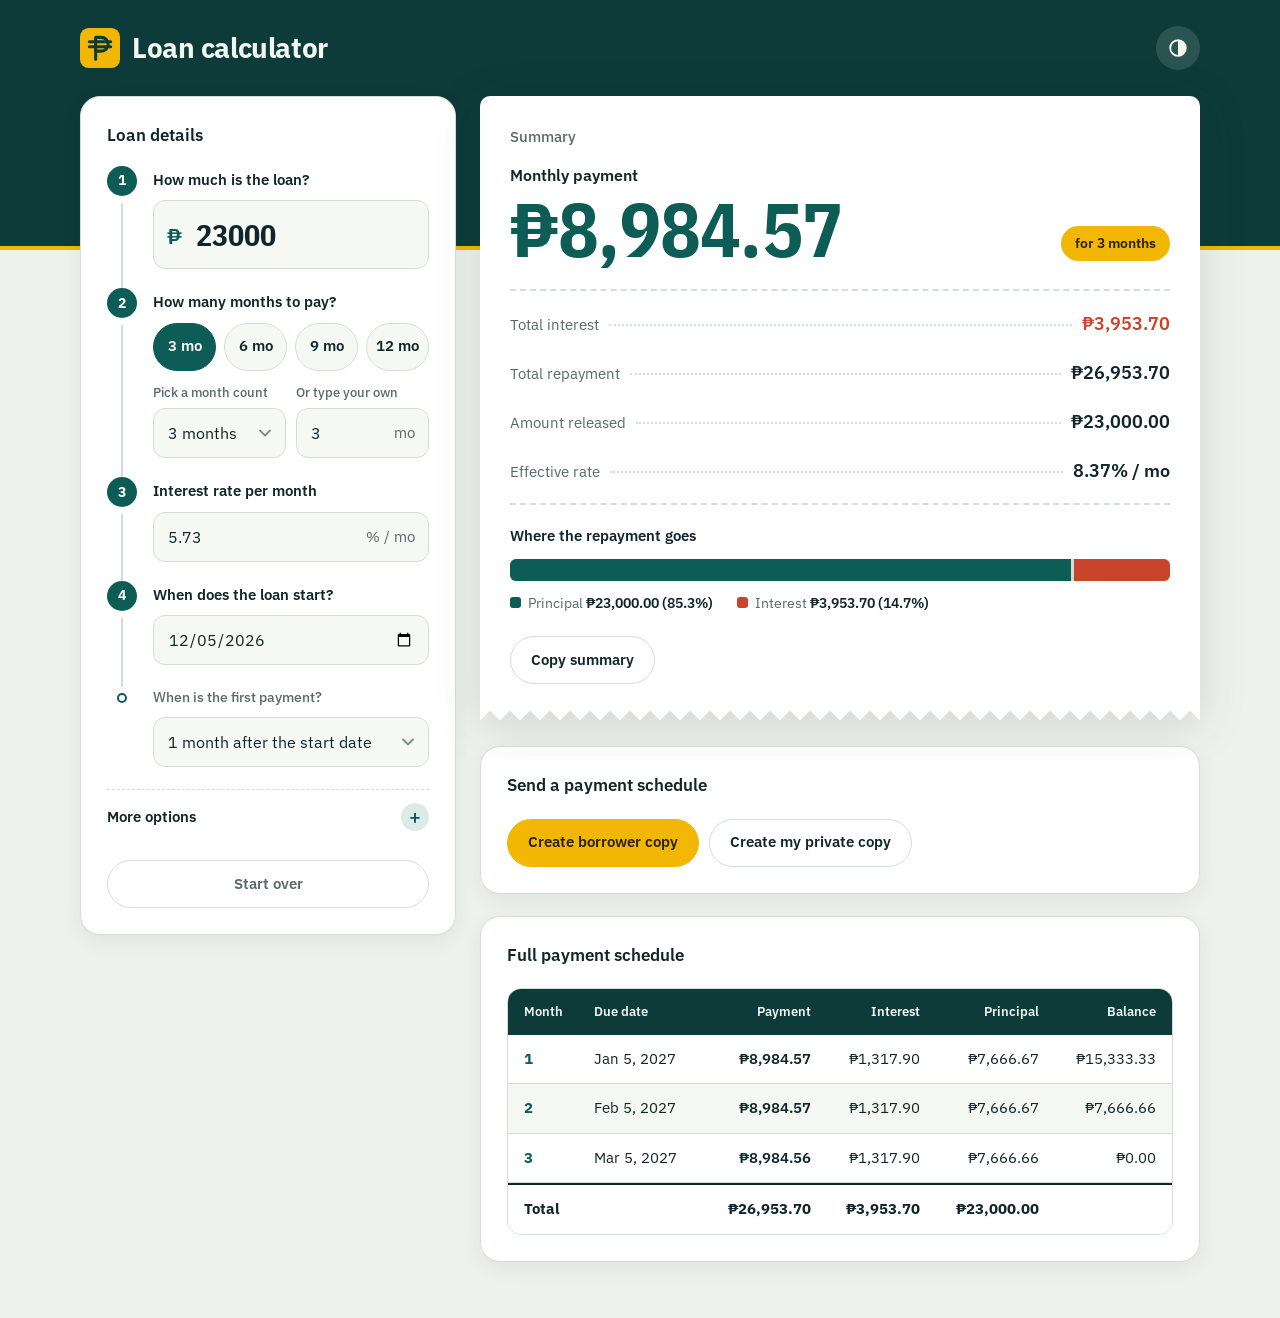
<file: index.html>
<!DOCTYPE html>
<html lang="en">
<head>
<meta charset="UTF-8"> 
<meta name="viewport" content="width=device-width, initial-scale=1, viewport-fit=cover">
<title>Loan calculator</title>
<meta name="description" content="Work out monthly payments, interest and a full payment schedule.">
<meta name="theme-color" content="#0d3b3a" media="(prefers-color-scheme: light)">
<meta name="theme-color" content="#0a2c2a" media="(prefers-color-scheme: dark)">
<link rel="icon" type="image/svg+xml" href="data:image/svg+xml,%3Csvg xmlns='http://www.w3.org/2000/svg' viewBox='0 0 64 64'%3E%3Crect width='64' height='64' rx='14' fill='%230d3b3a'/%3E%3Cg fill='none' stroke='%23f2b705' stroke-width='5' stroke-linecap='round' stroke-linejoin='round'%3E%3Cpath d='M25 50V15h9a11 11 0 0 1 0 22h-9'/%3E%3Cpath d='M15 22h34M15 30h34'/%3E%3C/g%3E%3C/svg%3E">
<link rel="preconnect" href="https://fonts.googleapis.com">
<link rel="preconnect" href="https://fonts.gstatic.com" crossorigin>
<link href="https://fonts.googleapis.com/css2?family=IBM+Plex+Sans:wght@400;500;600;700&family=IBM+Plex+Sans+Condensed:wght@600;700&display=swap" rel="stylesheet">
<link rel="stylesheet" href="styles.css">
</head>
<body>
<div class="page">

  <header class="top">
    <svg class="mark" viewBox="0 0 64 64" aria-hidden="true">
      <rect width="64" height="64" rx="14"/>
      <g fill="none" stroke-width="5" stroke-linecap="round" stroke-linejoin="round">
        <path d="M25 50V15h9a11 11 0 0 1 0 22h-9"/>
        <path d="M15 22h34M15 30h34"/>
      </g>
    </svg>
    <h1>Loan calculator</h1>
    <button type="button" class="theme-btn" id="themeBtn" aria-label="Switch between light and dark mode" title="Light / dark">
      <svg viewBox="0 0 24 24" aria-hidden="true"><circle cx="12" cy="12" r="8.5" fill="none" stroke="currentColor" stroke-width="2"/><path d="M12 3.5a8.5 8.5 0 0 1 0 17z" fill="currentColor"/></svg>
    </button>
  </header>

  <div class="layout">

    <section class="panel inputs" aria-labelledby="inputs-title">
      <h2 id="inputs-title">Loan details</h2>

      <div class="field">
        <label for="loanAmount"><span class="num">1</span>How much is the loan?</label>
        <div class="input-wrap has-left">
          <span class="affix left" aria-hidden="true">&#8369;</span>
          <input type="number" id="loanAmount" class="input-lg" value="23000" min="0" step="100" inputmode="decimal">
        </div>
      </div>

      <div class="field">
        <span class="field-label" id="termLabel"><span class="num">2</span>How many months to pay?</span>
        <div class="seg" role="group" aria-labelledby="termLabel" id="termPresets">
          <button type="button" data-months="3" aria-pressed="true">3 mo</button>
          <button type="button" data-months="6" aria-pressed="false">6 mo</button>
          <button type="button" data-months="9" aria-pressed="false">9 mo</button>
          <button type="button" data-months="12" aria-pressed="false">12 mo</button>
        </div>
        <div class="row2">
          <div>
            <label for="monthSelect" class="sub-label">Pick a month count</label>
            <select id="monthSelect"></select>
          </div>
          <div>
            <label for="months" class="sub-label">Or type your own</label>
            <div class="input-wrap has-right">
              <input type="number" id="months" value="3" min="1" max="120" step="1" inputmode="numeric" placeholder="e.g. 18">
              <span class="affix right" aria-hidden="true">mo</span>
            </div>
          </div>
        </div>
      </div>

      <div class="field">
        <label for="interestRate"><span class="num">3</span>Interest rate per month</label>
        <div class="input-wrap has-right">
          <input type="number" id="interestRate" value="5.73" min="0" step="0.01" inputmode="decimal">
          <span class="affix right" aria-hidden="true">% / mo</span>
        </div>
      </div>

      <div class="field">
        <label for="startDate"><span class="num">4</span>When does the loan start?</label>
        <input type="date" id="startDate">
      </div>

      <div class="field sub">
        <label for="firstPay" class="indent">When is the first payment?</label>
        <select id="firstPay">
          <option value="0">Same day as the start date</option>
          <option value="1" selected>1 month after the start date</option>
          <option value="2">2 months after the start date</option>
        </select>
      </div>

      <details class="adv">
        <summary>More options</summary>

        <div class="field">
          <span class="field-label" id="methodLabel">Interest method</span>
          <div class="seg two" role="group" aria-labelledby="methodLabel" id="methodToggle">
            <button type="button" data-method="flat" aria-pressed="true">Flat rate</button>
            <button type="button" data-method="reducing" aria-pressed="false">Reducing balance</button>
          </div>
        </div>

        <div class="field">
          <label for="feeRate">Processing fee</label>
          <div class="input-wrap has-right">
            <input type="number" id="feeRate" value="0" min="0" step="0.1" inputmode="decimal">
            <span class="affix right" aria-hidden="true">% of loan</span>
          </div>
        </div>
      </details>

      <div class="error" id="error" role="alert"></div>
      <button type="button" class="btn ghost" id="resetBtn">Start over</button>
    </section>

    <div class="results">
      <section class="panel slip" id="summary" aria-labelledby="summary-title" aria-live="polite">
        <h2 id="summary-title">Summary</h2>

        <div class="headline">
          <div>
            <div class="big-label">Monthly payment</div>
            <div class="big" id="monthlyPayment">&#8369;0.00</div>
          </div>
          <div class="sub" id="termSub"></div>
        </div>

        <div class="stats">
          <div class="stat"><div class="k">Total interest</div><div class="v interest" id="totalInterest">&#8369;0.00</div></div>
          <div class="stat"><div class="k">Total repayment</div><div class="v" id="totalPayment">&#8369;0.00</div></div>
          <div class="stat"><div class="k">Amount released</div><div class="v" id="netProceeds">&#8369;0.00</div></div>
          <div class="stat"><div class="k">Effective rate</div><div class="v" id="effRate">0.00%</div></div>
        </div>

        <div class="bar-title">Where the repayment goes</div>
        <div class="bar" id="bar" role="img" aria-label="Share of principal, interest and fees in total cost">
          <span class="p" id="barP"></span><span class="i" id="barI"></span><span class="f" id="barF"></span>
        </div>
        <div class="legend">
          <div><span class="sw" style="background:var(--principal)"></span>Principal <strong id="lgP"></strong></div>
          <div><span class="sw" style="background:var(--interest)"></span>Interest <strong id="lgI"></strong></div>
          <div id="lgFWrap"><span class="sw" style="background:var(--fee)"></span>Fee <strong id="lgF"></strong></div>
        </div>

        <div class="actions">
          <button type="button" class="btn" id="copyBtn">Copy summary</button>
          <span class="status" id="copyStatus" role="status"></span>
        </div>
      </section>

      <section class="panel" aria-labelledby="image-title">
        <h2 id="image-title">Send a payment schedule</h2>
        <div class="actions first">
          <button type="button" class="btn primary" id="genBorrowerBtn">Create borrower copy</button>
          <button type="button" class="btn" id="genImgBtn">Create my private copy</button>
          <button type="button" class="btn" id="saveImgBtn" hidden>Save picture</button>
          <span class="status" id="imgStatus" role="status"></span>
        </div>
        <div class="img-preview" id="imgPreview" hidden>
          <img id="scheduleImg" alt="Payment schedule with a blank status column">
        </div>
      </section>

      <section class="panel ledger" aria-labelledby="schedule-title">
        <h2 id="schedule-title">Full payment schedule</h2>
        <div class="table-wrap">
          <table>
            <thead>
              <tr>
                <th scope="col">Month</th>
                <th scope="col">Due date</th>
                <th scope="col">Payment</th>
                <th scope="col">Interest</th>
                <th scope="col">Principal</th>
                <th scope="col">Balance</th>
              </tr>
            </thead>
            <tbody id="scheduleBody"></tbody>
            <tfoot id="scheduleFoot"></tfoot>
          </table>
        </div>
      </section>
    </div>

  </div>
</div>

<!-- Phone/tablet shortcut: keeps the monthly payment in view while editing -->
<a class="dock" id="dock" href="#summary">
  <span class="dock-text">
    <span class="dock-label">Monthly payment</span>
    <strong id="dockPay">&#8369;0.00</strong>
  </span>
  <span class="dock-go" aria-hidden="true">View &darr;</span>
</a>

<script src="script.js"></script>
</body>
</html>
</file>
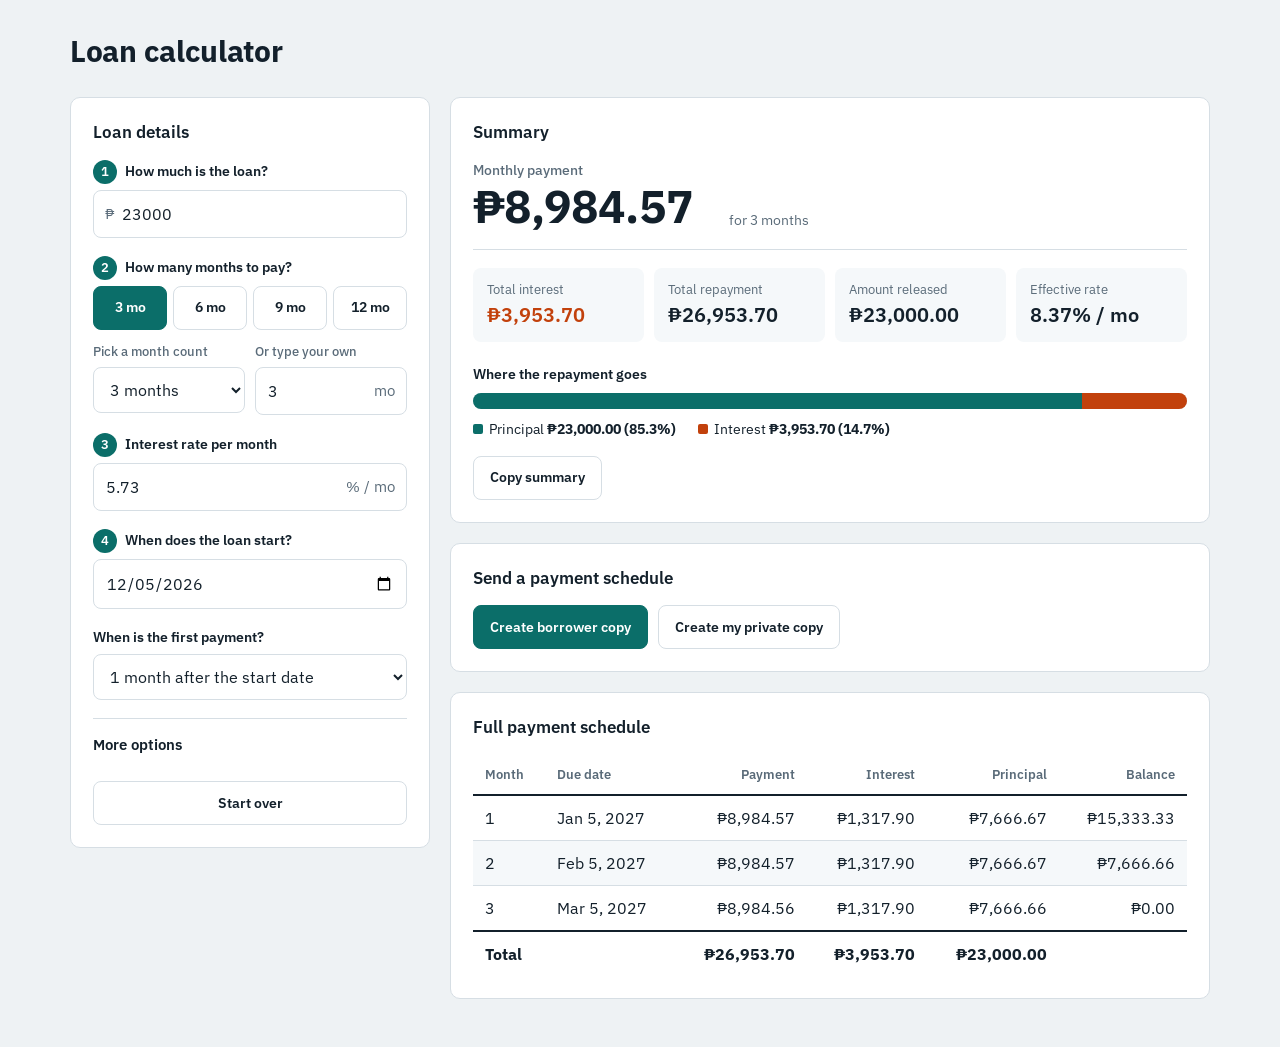
<file: index (2).html>
<!DOCTYPE html>
<html lang="en">
<head>
<meta charset="UTF-8">
<meta name="viewport" content="width=device-width, initial-scale=1, viewport-fit=cover">
<title>Loan calculator</title>
<link rel="preconnect" href="https://fonts.googleapis.com">
<link rel="preconnect" href="https://fonts.gstatic.com" crossorigin>
<link href="https://fonts.googleapis.com/css2?family=IBM+Plex+Sans:wght@400;500;600;700&display=swap" rel="stylesheet">
<style>
  :root {
    --bg: #eef2f4;
    --panel: #ffffff;
    --ink: #13202b;
    --muted: #5a6b79;
    --line: #d6dee4;
    --accent: #0b6e69;
    --accent-ink: #ffffff;
    --accent-soft: #dcefed;
    --interest: #c2410c;
    --fee: #7c6a0a;
    --principal: #0b6e69;
    --danger: #b42318;
    --row-alt: #f5f8fa;
    --font: "IBM Plex Sans", "Segoe UI", Roboto, Arial, sans-serif;

    box-sizing: border-box;
    padding-top: env(safe-area-inset-top, 0px);
    padding-bottom: env(safe-area-inset-bottom, 0px);
  }
  @media (prefers-color-scheme: dark) {
    :root:not([data-theme="light"]) {
      --bg: #0e171d;
      --panel: #16232c;
      --ink: #e8eef2;
      --muted: #96a8b5;
      --line: #2a3b47;
      --accent: #3fb8b0;
      --accent-ink: #06201e;
      --accent-soft: #14393a;
      --interest: #f08a5d;
      --fee: #d9c14a;
      --principal: #3fb8b0;
      --danger: #ff8a7d;
      --row-alt: #1a2a34;
    }
  }
  :root[data-theme="dark"] {
    --bg: #0e171d;
    --panel: #16232c;
    --ink: #e8eef2;
    --muted: #96a8b5;
    --line: #2a3b47;
    --accent: #3fb8b0;
    --accent-ink: #06201e;
    --accent-soft: #14393a;
    --interest: #f08a5d;
    --fee: #d9c14a;
    --principal: #3fb8b0;
    --danger: #ff8a7d;
    --row-alt: #1a2a34;
  }

  *, *::before, *::after { box-sizing: inherit; }
  html { scroll-padding-top: env(safe-area-inset-top, 0px); }
  body {
    margin: 0;
    background: var(--bg);
    color: var(--ink);
    font-family: var(--font);
    font-size: 16px;
    line-height: 1.5;
    font-variant-numeric: tabular-nums;
  }

  .page { max-width: 1180px; margin: 0 auto; padding: 28px max(20px, env(safe-area-inset-right)) 48px max(20px, env(safe-area-inset-left)); }

  header.top { margin-bottom: 24px; }
  header.top h1 { margin: 0 0 4px; font-size: clamp(24px, 5vw, 30px); font-weight: 700; letter-spacing: -0.01em; }
  header.top p { margin: 0; color: var(--muted); max-width: 60ch; }

  .layout { display: grid; grid-template-columns: minmax(300px, 360px) minmax(0, 1fr); gap: 20px; align-items: start; }

  .panel { background: var(--panel); border: 1px solid var(--line); border-radius: 10px; padding: 22px; }
  .panel + .panel { margin-top: 20px; }
  .panel h2 { margin: 0 0 14px; font-size: 17px; font-weight: 600; }

  .field { margin-bottom: 18px; }
  .field:last-child { margin-bottom: 0; }
  label, .field-label { display: block; font-weight: 600; font-size: 14px; margin-bottom: 6px; }
  .hint { font-size: 13px; color: var(--muted); margin-top: 5px; }

  input[type="number"], input[type="date"], select {
    width: 100%;
    min-height: 44px;
    padding: 11px 12px;
    font: inherit;
    color: var(--ink);
    background: var(--panel);
    border: 1px solid var(--line);
    border-radius: 8px;
  }
  select { appearance: auto; }
  .row2 { display: grid; grid-template-columns: minmax(0, 1fr) minmax(0, 1fr); gap: 10px; }
  .input-wrap { position: relative; }
  .input-wrap .affix {
    position: absolute; top: 50%; transform: translateY(-50%);
    color: var(--muted); pointer-events: none; font-size: 15px;
  }
  .input-wrap .affix.left { left: 12px; }
  .input-wrap .affix.right { right: 12px; }
  .input-wrap.has-left input { padding-left: 28px; }
  .input-wrap.has-right input { padding-right: 62px; }

  input:focus-visible, button:focus-visible {
    outline: 3px solid var(--accent);
    outline-offset: 2px;
  }
  input[aria-invalid="true"] { border-color: var(--danger); }

  .seg { display: flex; gap: 6px; flex-wrap: wrap; margin-bottom: 8px; }
  .seg button {
    min-height: 44px;
    flex: 1 1 0;
    min-width: 62px;
    padding: 9px 6px;
    font: inherit; font-size: 14px; font-weight: 600;
    color: var(--ink);
    background: var(--panel);
    border: 1px solid var(--line);
    border-radius: 8px;
    cursor: pointer;
  }
  .seg button:hover { border-color: var(--accent); }
  .seg button[aria-pressed="true"] {
    background: var(--accent); color: var(--accent-ink); border-color: var(--accent);
  }
  .seg.two button { flex: 1 1 45%; }

  .num { display: inline-flex; align-items: center; justify-content: center; width: 24px; height: 24px; border-radius: 50%; background: var(--accent); color: var(--accent-ink); font-size: 13px; margin-right: 8px; }
  details.adv { border-top: 1px solid var(--line); margin-top: 6px; padding-top: 4px; }
  details.adv summary { cursor: pointer; font-weight: 600; font-size: 15px; min-height: 44px; display: flex; align-items: center; }
  details.adv[open] summary { margin-bottom: 8px; }
  .btn.ghost { width: 100%; margin-top: 14px; }
  .sub-label { font-weight: 500; font-size: 13px; color: var(--muted); margin: 4px 0 6px; }
  input.custom-active { border-color: var(--accent); box-shadow: 0 0 0 1px var(--accent); }

  .error { color: var(--danger); font-size: 14px; min-height: 0; margin-top: 10px; }
  .error:empty { display: none; }

  /* Results */
  .headline {
    display: flex; flex-wrap: wrap; gap: 8px 36px; align-items: flex-end;
    padding-bottom: 18px; border-bottom: 1px solid var(--line); margin-bottom: 18px;
  }
  .headline .big-label { font-size: 14px; color: var(--muted); font-weight: 500; }
  .headline .big { font-size: clamp(32px, 9vw, 46px); font-weight: 700; letter-spacing: -0.02em; line-height: 1.1; }
  .headline .sub { font-size: 14px; color: var(--muted); }

  .stats { display: grid; grid-template-columns: repeat(auto-fit, minmax(min(100%, 150px), 1fr)); gap: 10px; margin-bottom: 22px; }
  .stat { padding: 12px 14px; background: var(--row-alt); border-radius: 8px; min-width: 0; }
  .stat .v { overflow-wrap: anywhere; }
  .stat .k { font-size: 13px; color: var(--muted); }
  .stat .v { font-size: 20px; font-weight: 600; }
  .v.interest { color: var(--interest); }

  .bar-title { font-size: 14px; font-weight: 600; margin-bottom: 8px; }
  .bar { display: flex; height: 16px; border-radius: 8px; overflow: hidden; background: var(--line); }
  .bar span { display: block; height: 100%; transition: width .25s ease; }
  .bar .p { background: var(--principal); }
  .bar .i { background: var(--interest); }
  .bar .f { background: var(--fee); }
  .legend { display: flex; flex-wrap: wrap; gap: 6px 22px; margin-top: 10px; font-size: 14px; }
  .legend .sw { display: inline-block; width: 10px; height: 10px; border-radius: 2px; margin-right: 6px; }

  .note {
    margin-top: 20px; padding: 12px 14px;
    background: var(--accent-soft);
    border-left: 4px solid var(--accent);
    border-radius: 4px;
    font-size: 14px; line-height: 1.6;
  }

  .actions { display: flex; gap: 10px; align-items: center; margin-top: 16px; flex-wrap: wrap; }
  .btn {
    min-height: 44px;
    padding: 10px 16px; font: inherit; font-weight: 600; font-size: 14px;
    border-radius: 8px; cursor: pointer;
    color: var(--ink); background: var(--panel); border: 1px solid var(--line);
  }
  .btn:hover { border-color: var(--accent); }
  .status { font-size: 14px; color: var(--muted); }

  .table-wrap { overflow-x: auto; max-width: 100%; }
  table { width: 100%; border-collapse: collapse; min-width: 560px; }
  th, td { padding: 10px 12px; text-align: right; border-bottom: 1px solid var(--line); white-space: nowrap; }
  th:first-child, td:first-child { text-align: left; }
  th:nth-child(2), td:nth-child(2) { text-align: left; }
  thead th {
    font-size: 13px; font-weight: 600; color: var(--muted);
    border-bottom: 2px solid var(--ink);
    position: sticky; top: 0; background: var(--panel);
  }
  tbody tr:nth-child(even) { background: var(--row-alt); }
  tfoot td { font-weight: 700; border-bottom: none; border-top: 2px solid var(--ink); }


  .img-preview { margin-top: 16px; }
  .img-preview img { display: block; max-width: 100%; height: auto; border: 1px solid var(--line); border-radius: 6px; background: #fff; }
  .btn.primary { background: var(--accent); color: var(--accent-ink); border-color: var(--accent); }
  .btn.primary:hover { filter: brightness(1.08); }

  @media (max-width: 860px) {
    .layout { grid-template-columns: minmax(0, 1fr); }
  }
  @media (max-width: 600px) {
    .page { padding-top: 18px; padding-bottom: 36px; }
    .panel { padding: 16px; }
    .actions .btn { flex: 1 1 100%; }
    .actions .status { flex: 1 1 100%; }

    /* Schedule table becomes stacked cards on phones */
    .table-wrap { overflow: visible; }
    table, thead, tbody, tfoot, tr, td { display: block; width: 100%; min-width: 0; }
    table { min-width: 0; }
    thead { display: none; }
    tbody tr, tfoot tr {
      border: 1px solid var(--line); border-radius: 8px; margin-bottom: 10px; padding: 6px 12px;
      background: var(--panel);
    }
    tbody tr:nth-child(even) { background: var(--row-alt); }
    td, td:first-child, td:nth-child(2), th:first-child {
      display: flex; justify-content: space-between; gap: 12px;
      text-align: right; padding: 7px 0; border-bottom: 1px solid var(--line); white-space: normal;
    }
    td:last-child { border-bottom: none; }
    td::before { content: attr(data-label); font-weight: 500; color: var(--muted); text-align: left; }
    td:empty { display: none; }
    tfoot td { border-top: none; }
    tfoot tr { border: 2px solid var(--ink); }
  }
  @media (max-width: 380px) {
    .row2 { grid-template-columns: minmax(0, 1fr); }
    .seg button { flex: 1 1 40%; }
  }
  @media (min-width: 1400px) {
    .page { max-width: 1280px; }
  }
  @media (prefers-reduced-motion: reduce) {
    .bar span { transition: none; }
  }
</style>
</head>
<body>
<div class="page">

  <header class="top">
    <h1>Loan calculator</h1>
  </header>

  <div class="layout">

    <section class="panel" aria-labelledby="inputs-title">
      <h2 id="inputs-title">Loan details</h2>

      <div class="field">
        <label for="loanAmount"><span class="num">1</span>How much is the loan?</label>
        <div class="input-wrap has-left">
          <span class="affix left" aria-hidden="true">&#8369;</span>
          <input type="number" id="loanAmount" value="23000" min="0" step="100" inputmode="decimal">
        </div>
      </div>

      <div class="field">
        <span class="field-label" id="termLabel"><span class="num">2</span>How many months to pay?</span>
        <div class="seg" role="group" aria-labelledby="termLabel" id="termPresets">
          <button type="button" data-months="3" aria-pressed="true">3 mo</button>
          <button type="button" data-months="6" aria-pressed="false">6 mo</button>
          <button type="button" data-months="9" aria-pressed="false">9 mo</button>
          <button type="button" data-months="12" aria-pressed="false">12 mo</button>
        </div>
        <div class="row2">
          <div>
            <label for="monthSelect" class="sub-label">Pick a month count</label>
            <select id="monthSelect"></select>
          </div>
          <div>
            <label for="months" class="sub-label">Or type your own</label>
            <div class="input-wrap has-right">
              <input type="number" id="months" value="3" min="1" max="120" step="1" inputmode="numeric" placeholder="e.g. 18">
              <span class="affix right" aria-hidden="true">mo</span>
            </div>
          </div>
        </div>
      </div>

      <div class="field">
        <label for="interestRate"><span class="num">3</span>Interest rate per month</label>
        <div class="input-wrap has-right">
          <input type="number" id="interestRate" value="5.73" min="0" step="0.01" inputmode="decimal">
          <span class="affix right" aria-hidden="true">% / mo</span>
        </div>
      </div>

      <div class="field">
        <label for="startDate"><span class="num">4</span>When does the loan start?</label>
        <input type="date" id="startDate">
      </div>

      <div class="field">
        <label for="firstPay">When is the first payment?</label>
        <select id="firstPay">
          <option value="0">Same day as the start date</option>
          <option value="1" selected>1 month after the start date</option>
          <option value="2">2 months after the start date</option>
        </select>
      </div>

      <details class="adv">
        <summary>More options</summary>
      <div class="field">
        <span class="field-label" id="methodLabel">Interest method</span>
        <div class="seg two" role="group" aria-labelledby="methodLabel" id="methodToggle">
          <button type="button" data-method="flat" aria-pressed="true">Flat rate</button>
          <button type="button" data-method="reducing" aria-pressed="false">Reducing balance</button>
        </div>
      </div>

      <div class="field">
        <label for="feeRate">Processing fee</label>
        <div class="input-wrap has-right">
          <input type="number" id="feeRate" value="0" min="0" step="0.1" inputmode="decimal">
          <span class="affix right" aria-hidden="true">% of loan</span>
        </div>
      </div>

      </details>

      <div class="error" id="error" role="alert"></div>
      <button type="button" class="btn ghost" id="resetBtn">Start over</button>
    </section>

    <div>
      <section class="panel" aria-labelledby="summary-title" aria-live="polite">
        <h2 id="summary-title">Summary</h2>

        <div class="headline">
          <div>
            <div class="big-label">Monthly payment</div>
            <div class="big" id="monthlyPayment">&#8369;0.00</div>
          </div>
          <div class="sub" id="termSub"></div>
        </div>

        <div class="stats">
          <div class="stat"><div class="k">Total interest</div><div class="v interest" id="totalInterest">&#8369;0.00</div></div>
          <div class="stat"><div class="k">Total repayment</div><div class="v" id="totalPayment">&#8369;0.00</div></div>
          <div class="stat"><div class="k">Amount released</div><div class="v" id="netProceeds">&#8369;0.00</div></div>
          <div class="stat"><div class="k">Effective rate</div><div class="v" id="effRate">0.00%</div></div>
        </div>

        <div class="bar-title">Where the repayment goes</div>
        <div class="bar" id="bar" role="img" aria-label="Share of principal, interest and fees in total cost">
          <span class="p" id="barP"></span><span class="i" id="barI"></span><span class="f" id="barF"></span>
        </div>
        <div class="legend">
          <div><span class="sw" style="background:var(--principal)"></span>Principal <strong id="lgP"></strong></div>
          <div><span class="sw" style="background:var(--interest)"></span>Interest <strong id="lgI"></strong></div>
          <div id="lgFWrap"><span class="sw" style="background:var(--fee)"></span>Fee <strong id="lgF"></strong></div>
        </div>

        <div class="actions">
          <button type="button" class="btn" id="copyBtn">Copy summary</button>
          <span class="status" id="copyStatus" role="status"></span>
        </div>
      </section>

      <section class="panel" aria-labelledby="image-title">
        <h2 id="image-title">Send a payment schedule</h2>
        <div class="actions" style="margin-top:12px">
          <button type="button" class="btn primary" id="genBorrowerBtn">Create borrower copy</button>
          <button type="button" class="btn" id="genImgBtn">Create my private copy</button>
          <button type="button" class="btn" id="saveImgBtn" hidden>Save picture</button>
          <span class="status" id="imgStatus" role="status"></span>
        </div>
        <div class="img-preview" id="imgPreview" hidden>
          <img id="scheduleImg" alt="Payment schedule with a blank status column">
        </div>
      </section>

      <section class="panel" aria-labelledby="schedule-title">
        <h2 id="schedule-title">Full payment schedule</h2>
        <div class="table-wrap">
          <table>
            <thead>
              <tr>
                <th scope="col">Month</th>
                <th scope="col">Due date</th>
                <th scope="col">Payment</th>
                <th scope="col">Interest</th>
                <th scope="col">Principal</th>
                <th scope="col">Balance</th>
              </tr>
            </thead>
            <tbody id="scheduleBody"></tbody>
            <tfoot id="scheduleFoot"></tfoot>
          </table>
        </div>
      </section>

    </div>

  </div>
</div>

<script>
(function () {
  var $ = function (id) { return document.getElementById(id); };
  var method = "flat";
  var lastText = "";
  var lastData = null;
  var imageShown = false;

  var fmt = new Intl.NumberFormat("en-PH", { style: "currency", currency: "PHP", minimumFractionDigits: 2 });
  function money(n) { return fmt.format(n); }
  function r2(n) { return Math.round(n * 100) / 100; }
  function pct(n) { return n.toFixed(2) + "%"; }

  // Default start date: today
  (function setDefaultDate() {
    var d = new Date();
    var m = String(d.getMonth() + 1).padStart(2, "0");
    var day = String(d.getDate()).padStart(2, "0");
    $("startDate").value = d.getFullYear() + "-" + m + "-" + day;
  })();

  function addMonths(isoDate, n) {
    var p = isoDate.split("-");
    var y = +p[0], m = +p[1] - 1, d = +p[2];
    var target = new Date(y, m + n, 1);
    var last = new Date(target.getFullYear(), target.getMonth() + 1, 0).getDate();
    target.setDate(Math.min(d, last));
    return target;
  }
  var dateFmt = new Intl.DateTimeFormat("en-PH", { year: "numeric", month: "short", day: "numeric" });

  function buildSchedule(loan, months, rate, kind) {
    var rows = [];
    var rem = loan;
    var i, interest, principal, payment;

    if (kind === "flat") {
      var totalInt = r2(loan * rate * months);
      var basePay = r2((loan + totalInt) / months);
      var baseInt = r2(totalInt / months);
      var intLeft = totalInt;
      for (i = 1; i <= months; i++) {
        if (i === months) {
          interest = r2(intLeft);
          principal = r2(rem);
        } else {
          interest = baseInt;
          principal = r2(basePay - interest);
        }
        payment = r2(principal + interest);
        intLeft = r2(intLeft - interest);
        rem = r2(rem - principal);
        if (rem < 0) rem = 0;
        rows.push({ n: i, payment: payment, interest: interest, principal: principal, balance: rem });
      }
    } else {
      var pay;
      if (rate === 0) pay = r2(loan / months);
      else pay = r2(loan * rate / (1 - Math.pow(1 + rate, -months)));
      for (i = 1; i <= months; i++) {
        interest = r2(rem * rate);
        if (i === months) principal = r2(rem);
        else principal = r2(pay - interest);
        payment = r2(principal + interest);
        rem = r2(rem - principal);
        if (rem < 0) rem = 0;
        rows.push({ n: i, payment: payment, interest: interest, principal: principal, balance: rem });
      }
    }
    return rows;
  }

  // Monthly rate r where PV of payments equals the net amount released
  function effectiveRate(net, rows) {
    if (net <= 0 || !rows.length) return 0;
    function pv(r) {
      var s = 0;
      for (var i = 0; i < rows.length; i++) s += rows[i].payment / Math.pow(1 + r, i + 1);
      return s;
    }
    var lo = 0, hi = 5;
    if (pv(0) <= net) return 0;
    for (var k = 0; k < 80; k++) {
      var mid = (lo + hi) / 2;
      if (pv(mid) > net) lo = mid; else hi = mid;
    }
    return (lo + hi) / 2;
  }

  function showError(msg) {
    $("error").textContent = msg;
    ["loanAmount", "months", "interestRate", "feeRate"].forEach(function (id) {
      $(id).removeAttribute("aria-invalid");
    });
  }

  function clearResults() {
    $("monthlyPayment").textContent = money(0);
    $("totalInterest").textContent = money(0);
    $("totalPayment").textContent = money(0);
    $("netProceeds").textContent = money(0);
    $("effRate").textContent = pct(0);
    $("termSub").textContent = "";
    $("scheduleBody").innerHTML = "";
    $("scheduleFoot").innerHTML = "";
    $("barP").style.width = "0"; $("barI").style.width = "0"; $("barF").style.width = "0";
    $("lgP").textContent = ""; $("lgI").textContent = ""; $("lgF").textContent = "";
    lastText = "";
    lastData = null;
    if (imageShown) { $("imgPreview").hidden = true; $("saveImgBtn").hidden = true; imageShown = false; }
  }

  function calculate() {
    var loan = parseFloat($("loanAmount").value);
    var months = parseInt($("months").value, 10);
    var rate = parseFloat($("interestRate").value);
    var feePct = parseFloat($("feeRate").value);
    if (isNaN(feePct)) feePct = 0;

    var msg = "", bad = null;
    if (isNaN(loan) || loan <= 0) { msg = "Enter a loan amount greater than 0."; bad = "loanAmount"; }
    else if (isNaN(months) || months < 1 || months > 120) { msg = "Enter a term between 1 and 120 months."; bad = "months"; }
    else if (isNaN(rate) || rate < 0) { msg = "Enter an interest rate of 0 or more."; bad = "interestRate"; }
    else if (feePct < 0 || feePct >= 100) { msg = "Enter a processing fee between 0 and 99.9%."; bad = "feeRate"; }

    if (msg) {
      clearResults();
      $("error").textContent = msg;
      $(bad).setAttribute("aria-invalid", "true");
      return;
    }
    showError("");

    var mr = rate / 100;
    var rows = buildSchedule(loan, months, mr, method);

    var totalInterest = 0, totalPayment = 0, totalPrincipal = 0;
    rows.forEach(function (r) {
      totalInterest += r.interest; totalPayment += r.payment; totalPrincipal += r.principal;
    });
    totalInterest = r2(totalInterest); totalPayment = r2(totalPayment); totalPrincipal = r2(totalPrincipal);

    var fee = r2(loan * feePct / 100);
    var net = r2(loan - fee);
    var firstPay = rows[0].payment;
    var samePay = rows.every(function (r) { return Math.abs(r.payment - firstPay) < 0.011; });
    var eff = effectiveRate(net, rows) * 100;

    $("monthlyPayment").textContent = money(firstPay);
    $("termSub").textContent = samePay ? ("for " + months + (months === 1 ? " month" : " months")) :
      ("for " + months + " months (last payment " + money(rows[rows.length - 1].payment) + ")");
    $("totalInterest").textContent = money(totalInterest);
    $("totalPayment").textContent = money(totalPayment);
    $("netProceeds").textContent = money(net);
    $("effRate").textContent = pct(eff) + " / mo";

    // Bar: principal, interest and fee as shares of total cost to borrower
    var cost = totalPrincipal + totalInterest + fee;
    var wp = cost ? totalPrincipal / cost * 100 : 0;
    var wi = cost ? totalInterest / cost * 100 : 0;
    var wf = cost ? fee / cost * 100 : 0;
    $("barP").style.width = wp + "%";
    $("barI").style.width = wi + "%";
    $("barF").style.width = wf + "%";
    $("lgP").textContent = money(totalPrincipal) + " (" + wp.toFixed(1) + "%)";
    $("lgI").textContent = money(totalInterest) + " (" + wi.toFixed(1) + "%)";
    $("lgF").textContent = money(fee) + " (" + wf.toFixed(1) + "%)";
    $("lgFWrap").style.display = fee > 0 ? "" : "none";
    $("barF").style.display = fee > 0 ? "" : "none";

    var methodName = method === "flat" ? "flat rate" : "reducing balance";
    var html = "A loan of <strong>" + money(loan) + "</strong> over <strong>" + months +
      (months === 1 ? " month" : " months") + "</strong> at <strong>" + rate + "% per month</strong> (" + methodName + ") " +
      "costs <strong>" + money(totalInterest) + "</strong> in interest. The borrower repays <strong>" + money(totalPayment) + "</strong> in total";
    if (fee > 0) html += " and receives <strong>" + money(net) + "</strong> after the " + feePct + "% fee";
    html += ". Measured against the amount actually released, the true cost is <strong>" + pct(eff) + " per month</strong>.";

    var d = $("startDate").value;
    var offset = parseInt($("firstPay").value, 10) || 0;
    var body = $("scheduleBody");
    body.innerHTML = "";
    rows.forEach(function (r) {
      var tr = document.createElement("tr");
      var due = d ? dateFmt.format(addMonths(d, r.n - 1 + offset)) : "-";
      tr.innerHTML = '<td data-label="Month">' + r.n + '</td><td data-label="Due date">' + due +
        '</td><td data-label="Payment">' + money(r.payment) + '</td><td data-label="Interest">' +
        money(r.interest) + '</td><td data-label="Principal">' + money(r.principal) +
        '</td><td data-label="Balance">' + money(r.balance) + '</td>';
      body.appendChild(tr);
    });
    $("scheduleFoot").innerHTML = '<tr><td data-label="Total">Total</td><td></td><td data-label="Payment">' + money(totalPayment) +
      '</td><td data-label="Interest">' + money(totalInterest) + '</td><td data-label="Principal">' +
      money(totalPrincipal) + '</td><td></td></tr>';

    lastData = {
      loan: loan, months: months, rate: rate, methodName: methodName, rows: rows,
      totalInterest: totalInterest, totalPayment: totalPayment, totalPrincipal: totalPrincipal,
      fee: fee, net: net, eff: eff, firstPay: firstPay, startDate: d, offset: offset
    };
    if (imageShown) renderImage();

    lastText = "Loan: " + money(loan) + " for " + months + " months at " + rate + "% per month (" + methodName + ")\n" +
      "Monthly payment: " + money(firstPay) + "\n" +
      "Total interest: " + money(totalInterest) + "\n" +
      "Total repayment: " + money(totalPayment) +
      (fee > 0 ? "\nProcessing fee: " + money(fee) + "\nAmount released: " + money(net) : "") +
      "\nEffective rate: " + pct(eff) + " per month";
  }

  function setMethodHint() {}

  (function buildMonthSelect() {
    var sel = $("monthSelect");
    var o = document.createElement("option");
    o.value = ""; o.textContent = "Custom"; sel.appendChild(o);
    for (var i = 1; i <= 60; i++) {
      var op = document.createElement("option");
      op.value = String(i); op.textContent = i + (i === 1 ? " month" : " months");
      sel.appendChild(op);
    }
  })();

  $("monthSelect").addEventListener("change", function () {
    if (!this.value) { $("months").focus(); return; }
    $("months").value = this.value;
    syncPresets();
    calculate();
  });

  function syncPresets() {
    var m = parseInt($("months").value, 10);
    $("monthSelect").value = (m >= 1 && m <= 60) ? String(m) : "";
    var isPreset = false;
    document.querySelectorAll("#termPresets button").forEach(function (b) {
      var on = +b.dataset.months === m;
      if (on) isPreset = true;
      b.setAttribute("aria-pressed", String(on));
    });
    $("months").classList.toggle("custom-active", !isPreset && !isNaN(m));
  }

  document.querySelectorAll("#termPresets button").forEach(function (b) {
    b.addEventListener("click", function () {
      $("months").value = b.dataset.months;
      syncPresets();
      calculate();
    });
  });

  document.querySelectorAll("#methodToggle button").forEach(function (b) {
    b.addEventListener("click", function () {
      method = b.dataset.method;
      document.querySelectorAll("#methodToggle button").forEach(function (x) {
        x.setAttribute("aria-pressed", String(x === b));
      });
      setMethodHint();
      calculate();
    });
  });

  ["loanAmount", "months", "interestRate", "feeRate", "startDate", "firstPay"].forEach(function (id) {
    $(id).addEventListener("input", function () {
      if (id === "months") syncPresets();
      calculate();
    });
  });

  $("copyBtn").addEventListener("click", function () {
    var status = $("copyStatus");
    if (!lastText) { status.textContent = "Nothing to copy yet."; return; }
    function done(ok) {
      status.textContent = ok ? "Summary copied." : "Copy is blocked here. Select and copy the summary text instead.";
      setTimeout(function () { status.textContent = ""; }, 3000);
    }
    function fallback() {
      try {
        var ta = document.createElement("textarea");
        ta.value = lastText;
        ta.style.position = "fixed"; ta.style.opacity = "0";
        document.body.appendChild(ta);
        ta.select();
        var ok = document.execCommand("copy");
        document.body.removeChild(ta);
        done(ok);
      } catch (e) { done(false); }
    }
    try {
      if (navigator.clipboard && navigator.clipboard.writeText) {
        navigator.clipboard.writeText(lastText).then(function () { done(true); }, fallback);
      } else { fallback(); }
    } catch (e) { fallback(); }
  });


  // ---------- Schedule image ----------
  var canvas = document.createElement("canvas");
  var downloadsApi = null;

  var imageMode = "lender";

  function drawSchedule(mode) {
    var d = lastData;
    if (!d) return false;
    var borrower = mode === "borrower";
    var S = 2, pad = 40, rowH = 46, headH = 50;
    var cols = borrower ? [
      { t: "Month", w: 120, a: "left" },
      { t: "Due date", w: 260, a: "left" },
      { t: "Payment", w: 240, a: "right" }
    ] : [
      { t: "Month", w: 90, a: "left" },
      { t: "Due date", w: 170, a: "left" },
      { t: "Payment", w: 150, a: "right" },
      { t: "Interest", w: 140, a: "right" },
      { t: "Principal", w: 150, a: "right" },
      { t: "Balance", w: 150, a: "right" },
      { t: "Status", w: 270, a: "left" }
    ];
    var tableW = cols.reduce(function (s, k) { return s + k.w; }, 0);
    var W = tableW + pad * 2;

    var lines;
    if (borrower) {
      lines = [
        "Loan amount " + money(d.loan) + "   |   Term " + d.months + (d.months === 1 ? " month" : " months"),
        "Interest rate " + d.rate + "% per month   |   Monthly payment " + money(d.firstPay)
      ];
    } else {
      lines = [
        "Loan " + money(d.loan) + " for " + d.months + (d.months === 1 ? " month" : " months") +
          " at " + d.rate + "% per month (" + d.methodName + ")",
        "Monthly payment " + money(d.firstPay) + "   |   Total interest " + money(d.totalInterest) +
          "   |   Total repayment " + money(d.totalPayment)
      ];
      if (d.fee > 0) lines.push("Processing fee " + money(d.fee) + "   |   Amount released " + money(d.net));
    }
    var topH = 56 + 32 * lines.length + 20;
    var H = pad + topH + headH + rowH * d.rows.length + rowH + pad + 24;
    canvas.width = W * S; canvas.height = H * S;
    var c = canvas.getContext("2d");
    c.setTransform(S, 0, 0, S, 0, 0);
    var font = '"IBM Plex Sans", "Segoe UI", Arial, sans-serif';

    c.fillStyle = "#ffffff"; c.fillRect(0, 0, W, H);
    c.textBaseline = "middle";

    c.fillStyle = "#13202b";
    c.font = "700 30px " + font; c.textAlign = "left";
    c.fillText("Payment schedule", pad, pad + 16);
    c.font = "400 18px " + font; c.fillStyle = "#3d4f5c";
    lines.forEach(function (t, i) { c.fillText(t, pad, pad + 56 + 32 * i); });

    var y = pad + topH;

    c.fillStyle = "#13202b"; c.fillRect(pad, y, tableW, headH);
    c.fillStyle = "#ffffff"; c.font = "600 17px " + font;
    var x = pad;
    cols.forEach(function (k) {
      if (k.a === "right") { c.textAlign = "right"; c.fillText(k.t, x + k.w - 14, y + headH / 2); }
      else { c.textAlign = "left"; c.fillText(k.t, x + 14, y + headH / 2); }
      x += k.w;
    });
    y += headH;

    c.font = "400 17px " + font;
    d.rows.forEach(function (r, idx) {
      if (idx % 2 === 1) { c.fillStyle = "#f3f6f8"; c.fillRect(pad, y, tableW, rowH); }
      var due = d.startDate ? dateFmt.format(addMonths(d.startDate, r.n - 1 + d.offset)) : "";
      var cells = borrower
        ? [String(r.n), due, money(r.payment)]
        : [String(r.n), due, money(r.payment), money(r.interest), money(r.principal), money(r.balance), ""];
      c.fillStyle = "#13202b";
      var cx = pad;
      cols.forEach(function (k, i) {
        if (k.a === "right") { c.textAlign = "right"; c.fillText(cells[i], cx + k.w - 14, y + rowH / 2); }
        else { c.textAlign = "left"; c.fillText(cells[i], cx + 14, y + rowH / 2); }
        cx += k.w;
      });
      y += rowH;
    });

    c.fillStyle = "#e3eaee"; c.fillRect(pad, y, tableW, rowH);
    c.fillStyle = "#13202b"; c.font = "700 17px " + font;
    var tcells = borrower
      ? ["Total", "", money(d.totalPayment)]
      : ["Total", "", money(d.totalPayment), money(d.totalInterest), money(d.totalPrincipal), "", ""];
    var tx = pad;
    cols.forEach(function (k, i) {
      if (k.a === "right") { c.textAlign = "right"; c.fillText(tcells[i], tx + k.w - 14, y + rowH / 2); }
      else { c.textAlign = "left"; c.fillText(tcells[i], tx + 14, y + rowH / 2); }
      tx += k.w;
    });
    var bottom = y + rowH;

    c.strokeStyle = "#b9c6cf"; c.lineWidth = 1;
    var top = pad + topH + headH;
    for (var ry = top; ry <= bottom; ry += rowH) {
      c.beginPath(); c.moveTo(pad, ry + 0.5); c.lineTo(pad + tableW, ry + 0.5); c.stroke();
    }
    var gx = pad;
    for (var i = 0; i <= cols.length; i++) {
      c.beginPath(); c.moveTo(gx + 0.5, top - headH); c.lineTo(gx + 0.5, bottom); c.stroke();
      if (i < cols.length) gx += cols[i].w;
    }
    c.strokeStyle = "#13202b"; c.lineWidth = 2;
    c.strokeRect(pad, top - headH, tableW, bottom - (top - headH));

    c.fillStyle = "#6b7c88"; c.font = "400 14px " + font; c.textAlign = "left";
    c.fillText("Generated " + dateFmt.format(new Date()), pad, bottom + 28);
    return true;
  }

  function renderImage() {
    if (!drawSchedule(imageMode)) { $("imgStatus").textContent = "Enter valid loan details first."; return; }
    $("scheduleImg").src = canvas.toDataURL("image/png");
    $("scheduleImg").alt = imageMode === "borrower"
      ? "Borrower payment schedule showing month, due date and payment"
      : "Payment schedule with a blank status column";
    $("imgPreview").hidden = false;
    imageShown = true;
    $("imgStatus").textContent = "";
    $("saveImgBtn").hidden = false;
  }

  function generate(mode) {
    imageMode = mode;
    if (document.fonts && document.fonts.ready) {
      document.fonts.ready.then(renderImage, renderImage);
    } else { renderImage(); }
  }

  $("genImgBtn").addEventListener("click", function () { generate("lender"); });
  $("genBorrowerBtn").addEventListener("click", function () { generate("borrower"); });

  $("saveImgBtn").addEventListener("click", function () {
    var st = $("imgStatus");
    if (!lastData) return;
    drawSchedule(imageMode);
    canvas.toBlob(function (blob) {
      if (!blob) { st.textContent = "Could not create the image."; return; }
      var name = imageMode === "borrower" ? "payment-schedule-borrower.png" : "payment-schedule.png";
      if (downloadsApi) {
        downloadsApi.save({ filename: name, data: blob }).then(
          function () { st.textContent = "Picture saved."; },
          function (err) {
            st.textContent = (err && err.code === "declined") ? "Save cancelled." : "Saving is not available here. Press and hold the picture instead.";
          }
        );
      } else {
        try {
          var a = document.createElement("a");
          a.href = URL.createObjectURL(blob);
          a.download = name;
          document.body.appendChild(a); a.click(); a.remove();
          setTimeout(function () { URL.revokeObjectURL(a.href); }, 3000);
          st.textContent = "Picture saved to your downloads.";
        } catch (e) {
          st.textContent = "Saving is not available here. Press and hold the picture instead.";
        }
      }
    }, "image/png");
  });

  // Enable direct saving when the viewer grants it
  (function () {
    try {
      if (window.claude && typeof window.claude.use === "function") {
        window.claude.use("downloads").then(function (api) {
          downloadsApi = api || null;
          if (imageShown) renderImage();
        }, function () {});
      }
    } catch (e) {}
  })();

  function todayISO() {
    var t = new Date();
    return t.getFullYear() + "-" + String(t.getMonth() + 1).padStart(2, "0") + "-" + String(t.getDate()).padStart(2, "0");
  }

  $("resetBtn").addEventListener("click", function () {
    $("loanAmount").value = "23000";
    $("months").value = "3";
    $("interestRate").value = "5.73";
    $("feeRate").value = "0";
    $("startDate").value = todayISO();
    $("firstPay").value = "1";
    method = "flat";
    document.querySelectorAll("#methodToggle button").forEach(function (x) {
      x.setAttribute("aria-pressed", String(x.dataset.method === "flat"));
    });
    setMethodHint();
    syncPresets();
    calculate();
    $("loanAmount").focus();
  });

  setMethodHint();
  syncPresets();
  calculate();
})();
</script>
</body>
</html>
</file>
<file: styles.css>
/* =========================================================
   Loan calculator — "passbook & receipt" theme
   ========================================================= */

/* ---------- Theme ---------- */
:root {
  --bg: #eef2ec;
  --panel: #ffffff;
  --ink: #10262a;
  --muted: #566a68;
  --line: #d5ded6;
  --field: #f6f8f4;
  --band: #0d3b3a;
  --band-ink: #f3f7f2;
  --band-chip: rgba(255, 255, 255, .12);
  --brand: #0d5c56;
  --brand-ink: #ffffff;
  --brand-soft: #dcebe6;
  --gold: #f2b705;
  --gold-ink: #2a2000;
  --interest: #c8452c;
  --fee: #8a6d00;
  --principal: #0d5c56;
  --danger: #b42318;
  --row-alt: #f4f7f2;
  --paper-shadow: drop-shadow(0 10px 22px rgba(16, 38, 42, .13));
  --card-shadow: 0 6px 20px rgba(16, 38, 42, .07);
  --font: "IBM Plex Sans", "Segoe UI", Roboto, Arial, sans-serif;
  --font-figure: "IBM Plex Sans Condensed", "IBM Plex Sans", "Arial Narrow", Arial, sans-serif;
  color-scheme: light;
}
@media (prefers-color-scheme: dark) {
  :root:not([data-theme="light"]) {
    --bg: #0b1514;
    --panel: #132321;
    --ink: #e6efec;
    --muted: #93aaa5;
    --line: #27403c;
    --field: #0e1b1a;
    --band: #0a2c2a;
    --band-ink: #eef6f3;
    --band-chip: rgba(255, 255, 255, .1);
    --brand: #4cc2b4;
    --brand-ink: #062320;
    --brand-soft: #163b37;
    --gold: #f5c530;
    --gold-ink: #2a2000;
    --interest: #f08a5d;
    --fee: #d9c14a;
    --principal: #4cc2b4;
    --danger: #ff8a7d;
    --row-alt: #172a28;
    --paper-shadow: none;
    --card-shadow: none;
    color-scheme: dark;
  }
}
:root[data-theme="dark"] {
  --bg: #0b1514;
  --panel: #132321;
  --ink: #e6efec;
  --muted: #93aaa5;
  --line: #27403c;
  --field: #0e1b1a;
  --band: #0a2c2a;
  --band-ink: #eef6f3;
  --band-chip: rgba(255, 255, 255, .1);
  --brand: #4cc2b4;
  --brand-ink: #062320;
  --brand-soft: #163b37;
  --gold: #f5c530;
  --gold-ink: #2a2000;
  --interest: #f08a5d;
  --fee: #d9c14a;
  --principal: #4cc2b4;
  --danger: #ff8a7d;
  --row-alt: #172a28;
  --paper-shadow: none;
  --card-shadow: none;
  color-scheme: dark;
}

/* ---------- Base ---------- */
*, *::before, *::after { box-sizing: border-box; }
[hidden] { display: none !important; }
html {
  scroll-behavior: smooth;
  scroll-padding-top: calc(env(safe-area-inset-top, 0px) + 12px);
  -webkit-text-size-adjust: 100%;
}
body {
  position: relative;
  margin: 0;
  background: var(--bg);
  color: var(--ink);
  font-family: var(--font);
  font-size: 16px;
  line-height: 1.5;
  font-variant-numeric: tabular-nums;
  -webkit-font-smoothing: antialiased;
  -webkit-tap-highlight-color: transparent;
}
/* The dark "passbook cover" band the cards sit on */
body::before {
  content: "";
  position: absolute; top: 0; left: 0; right: 0;
  height: calc(env(safe-area-inset-top, 0px) + 250px);
  background: var(--band);
  border-bottom: 4px solid var(--gold);
}

.page {
  position: relative;
  max-width: 1160px;
  margin: 0 auto;
  padding:
    calc(env(safe-area-inset-top, 0px) + 26px)
    max(20px, env(safe-area-inset-right))
    calc(env(safe-area-inset-bottom, 0px) + 56px)
    max(20px, env(safe-area-inset-left));
}

/* ---------- Header ---------- */
header.top { display: flex; align-items: center; gap: 12px; margin-bottom: 26px; color: var(--band-ink); }
header.top h1 { margin: 0; flex: 1; font-size: clamp(22px, 5vw, 28px); font-weight: 700; letter-spacing: -0.015em; }
.mark { width: 40px; height: 40px; flex: none; }
.mark rect { fill: var(--gold); }
.mark g { stroke: #0d3b3a; }
.theme-btn {
  flex: none; width: 44px; height: 44px; padding: 0;
  display: inline-flex; align-items: center; justify-content: center;
  color: var(--band-ink); background: var(--band-chip);
  border: 0; border-radius: 50%; cursor: pointer;
  transition: background-color .15s ease, transform .3s ease;
}
.theme-btn:hover { background: rgba(255, 255, 255, .22); }
.theme-btn:active { transform: rotate(180deg); }
.theme-btn svg { width: 22px; height: 22px; }

/* ---------- Layout ---------- */
.layout { display: grid; grid-template-columns: minmax(300px, 376px) minmax(0, 1fr); gap: 24px; align-items: start; }
.results { min-width: 0; }

.panel {
  background: var(--panel);
  border: 1px solid var(--line);
  border-radius: 20px;
  padding: 26px;
  box-shadow: var(--card-shadow);
}
.panel + .panel { margin-top: 22px; }
.panel h2 { margin: 0 0 20px; font-size: 17px; font-weight: 600; }

/* ---------- Form: numbered steps on a rail ---------- */
.field { margin-bottom: 22px; }
.field:last-child { margin-bottom: 0; }
label, .field-label { display: block; font-weight: 600; font-size: 15px; margin-bottom: 9px; }
label.indent { font-weight: 500; font-size: 14px; color: var(--muted); }
.sub-label { font-weight: 500; font-size: 13px; color: var(--muted); margin: 0 0 6px; }
.hint { font-size: 13px; color: var(--muted); margin-top: 5px; }

.inputs > .field { position: relative; padding-left: 46px; }
.inputs > .field::before {            /* the rail */
  content: ""; position: absolute; left: 14px; top: 34px; bottom: -22px;
  width: 2px; background: var(--line);
}
.inputs > .field.sub::before {        /* small dot for the follow-up question */
  top: 6px; bottom: auto; left: 10px;
  width: 10px; height: 10px; border-radius: 50%;
  background: var(--panel); border: 2px solid var(--brand);
}
.num {
  position: absolute; left: 0; top: -3px;
  display: flex; align-items: center; justify-content: center;
  width: 30px; height: 30px;
  border-radius: 50%;
  background: var(--brand); color: var(--brand-ink);
  font-size: 14px; font-weight: 700;
}

input[type="number"], input[type="date"], select {
  width: 100%;
  min-height: 50px;
  padding: 11px 14px;
  font: inherit;
  color: var(--ink);
  background: var(--field);
  border: 1.5px solid var(--line);
  border-radius: 12px;
  transition: border-color .15s ease, background-color .15s ease;
}
input[type="number"] { -moz-appearance: textfield; appearance: textfield; }
input[type="number"]::-webkit-outer-spin-button,
input[type="number"]::-webkit-inner-spin-button { -webkit-appearance: none; margin: 0; }
input[type="date"] { -webkit-appearance: none; appearance: none; text-align: left; }
input[type="date"]::-webkit-date-and-time-value { text-align: left; }
select {
  -webkit-appearance: none; appearance: none;
  padding-right: 38px;
  text-overflow: ellipsis;
  background-image: url("data:image/svg+xml,%3Csvg xmlns='http://www.w3.org/2000/svg' viewBox='0 0 12 8'%3E%3Cpath d='M1 1.5l5 5 5-5' fill='none' stroke='%237a8f8b' stroke-width='1.8' stroke-linecap='round' stroke-linejoin='round'/%3E%3C/svg%3E");
  background-repeat: no-repeat;
  background-position: right 14px center;
  background-size: 12px 8px;
}
input:hover, select:hover { border-color: var(--brand); }
input:focus, select:focus { background-color: var(--panel); border-color: var(--brand); }

.input-lg {
  min-height: 62px;
  font-family: var(--font-figure) !important;
  font-size: 30px !important; font-weight: 700 !important;
}

.row2 { display: grid; grid-template-columns: minmax(0, 1fr) minmax(0, 1fr); gap: 10px; }
.input-wrap { position: relative; }
.input-wrap .affix {
  position: absolute; top: 50%; transform: translateY(-50%);
  color: var(--muted); pointer-events: none; font-size: 15px;
}
.input-wrap .affix.left { left: 14px; }
.input-wrap .affix.right { right: 14px; }
.input-wrap.has-left input { padding-left: 34px; }
.input-wrap.has-left .input-lg { padding-left: 42px; }
.input-wrap.has-left .input-lg ~ .affix { font-size: 22px; }
.input-wrap.has-left .affix.left { font-size: 22px; font-weight: 600; color: var(--brand); }
.input-wrap.has-right input { padding-right: 84px; }
.row2 .input-wrap.has-right input { padding-right: 44px; }

input:focus-visible, select:focus-visible, button:focus-visible, summary:focus-visible, a:focus-visible {
  outline: 3px solid var(--gold);
  outline-offset: 2px;
}
input[aria-invalid="true"] { border-color: var(--danger); box-shadow: 0 0 0 1px var(--danger); }
input.custom-active { border-color: var(--brand); box-shadow: 0 0 0 1px var(--brand); }

/* Choice buttons */
.seg { display: flex; gap: 8px; flex-wrap: wrap; margin-bottom: 12px; }
.seg button {
  min-height: 48px;
  flex: 1 1 0;
  min-width: 56px;
  padding: 9px 6px;
  font: inherit; font-size: 15px; font-weight: 600;
  color: var(--ink);
  background: var(--field);
  border: 1.5px solid var(--line);
  border-radius: 999px;
  cursor: pointer;
  transition: background-color .15s ease, border-color .15s ease, color .15s ease, transform .05s ease;
}
.seg button:hover { border-color: var(--brand); }
.seg button:active { transform: scale(.97); }
.seg button[aria-pressed="true"] { background: var(--brand); color: var(--brand-ink); border-color: var(--brand); }
.seg.two button { flex: 1 1 45%; }

/* More options */
details.adv { border-top: 1.5px dashed var(--line); margin-top: 4px; }
details.adv summary {
  cursor: pointer; list-style: none;
  font-weight: 600; font-size: 15px;
  min-height: 54px;
  display: flex; align-items: center; justify-content: space-between;
  border-radius: 8px;
}
details.adv summary::-webkit-details-marker { display: none; }
details.adv summary::after {
  content: "+"; flex: none;
  width: 28px; height: 28px; border-radius: 50%;
  display: flex; align-items: center; justify-content: center;
  background: var(--brand-soft); color: var(--brand);
  font-size: 20px; font-weight: 500; line-height: 1;
}
details.adv[open] summary::after { content: "\2212"; }
details.adv[open] summary { margin-bottom: 6px; }
details.adv[open] { padding-bottom: 6px; }

.error {
  color: var(--danger); font-size: 14px; font-weight: 500;
  margin-top: 12px; padding: 10px 12px;
  border: 1.5px solid var(--danger); border-radius: 12px;
}
.error:empty { display: none; }

/* ---------- Buttons ---------- */
.btn {
  min-height: 48px;
  padding: 10px 20px; font: inherit; font-weight: 600; font-size: 15px;
  border-radius: 999px; cursor: pointer;
  color: var(--ink); background: var(--panel); border: 1.5px solid var(--line);
  transition: border-color .15s ease, filter .15s ease, transform .05s ease;
}
.btn:hover { border-color: var(--brand); }
.btn:active { transform: scale(.98); }
.btn.primary { background: var(--gold); color: var(--gold-ink); border-color: var(--gold); }
.btn.primary:hover { filter: brightness(1.06); border-color: var(--gold); }
.btn.ghost { width: 100%; margin-top: 16px; color: var(--muted); background: transparent; }
.btn.ghost:hover { color: var(--ink); }

.actions { display: flex; gap: 10px; align-items: center; margin-top: 22px; flex-wrap: wrap; }
.actions.first { margin-top: 0; }
.status { font-size: 14px; color: var(--muted); }
.status:empty { display: none; }

/* ---------- Summary: a paper receipt ---------- */
.panel.slip {
  position: relative;
  border: 0;
  border-radius: 10px 10px 0 0;
  padding: 30px 30px 26px;
  box-shadow: none;
  filter: var(--paper-shadow);
}
.panel.slip::after {                   /* torn zig-zag edge */
  content: "";
  position: absolute; left: 0; right: 0; top: 100%; height: 10px;
  background:
    linear-gradient(135deg, var(--panel) 7.2px, transparent 0),
    linear-gradient(-135deg, var(--panel) 7.2px, transparent 0);
  background-size: 20px 10px;
  background-repeat: repeat-x;
}
.panel.slip + .panel { margin-top: 36px; }
.panel.slip h2 { color: var(--muted); font-weight: 500; font-size: 15px; margin-bottom: 14px; }

.headline {
  display: flex; flex-wrap: wrap; gap: 10px 20px; align-items: flex-end; justify-content: space-between;
  padding-bottom: 22px; margin-bottom: 8px;
  border-bottom: 2px dashed var(--line);
}
.headline .big-label { font-size: 16px; font-weight: 600; }
.headline .big {
  font-family: var(--font-figure);
  font-size: clamp(50px, 13vw, 76px); font-weight: 700;
  line-height: 1; letter-spacing: -0.01em;
  color: var(--brand);
  margin-top: 4px;
  overflow-wrap: anywhere;
}
.headline .sub {
  font-size: 14px; font-weight: 600;
  padding: 7px 14px; border-radius: 999px;
  background: var(--gold); color: var(--gold-ink);
  margin-bottom: 6px;
}
.headline .sub:empty { display: none; }

/* Receipt lines: label ..... amount */
.stats { display: block; margin-bottom: 8px; padding-bottom: 8px; border-bottom: 2px dashed var(--line); }
.stat { display: flex; align-items: baseline; gap: 10px; padding: 11px 0; min-width: 0; }
.stat .k { flex: 1; display: flex; align-items: baseline; gap: 10px; min-width: 0; color: var(--muted); font-size: 15px; white-space: nowrap; }
.stat .k::after { content: ""; flex: 1; min-width: 12px; border-bottom: 2px dotted var(--line); transform: translateY(-4px); }
.stat .v { font-size: 18px; font-weight: 600; text-align: right; overflow-wrap: anywhere; }
.v.interest { color: var(--interest); }

.bar-title { font-size: 15px; font-weight: 600; margin: 20px 0 12px; }
.bar { display: flex; gap: 3px; height: 22px; border-radius: 6px; overflow: hidden; background: var(--line); }
.bar span { display: block; height: 100%; transition: width .3s ease; }
.bar .p { background: var(--principal); }
.bar .i { background: var(--interest); }
.bar .f { background: var(--fee); }
.legend { display: flex; flex-wrap: wrap; gap: 6px 24px; margin-top: 12px; font-size: 14px; color: var(--muted); }
.legend strong { color: var(--ink); font-weight: 600; }
.legend .sw { display: inline-block; width: 11px; height: 11px; border-radius: 3px; margin-right: 7px; }

.note {
  margin-top: 20px; padding: 12px 14px;
  background: var(--brand-soft);
  border-left: 4px solid var(--brand);
  border-radius: 4px;
  font-size: 14px; line-height: 1.6;
}

/* ---------- Schedule image ---------- */
.img-preview { margin-top: 18px; }
.img-preview img { display: block; max-width: 100%; height: auto; border: 1px solid var(--line); border-radius: 12px; background: #fff; }

/* ---------- Schedule ledger ---------- */
.table-wrap {
  overflow: auto; max-width: 100%; max-height: 560px;
  border-radius: 14px;
  border: 1px solid var(--line);
  -webkit-overflow-scrolling: touch;
}
table { width: 100%; border-collapse: separate; border-spacing: 0; min-width: 580px; font-size: 15px; }
th, td { padding: 13px 11px; text-align: right; border-bottom: 1px solid var(--line); white-space: nowrap; }
th:first-child, td:first-child { text-align: left; padding-left: 16px; }
th:last-child, td:last-child { padding-right: 16px; }
th:nth-child(2), td:nth-child(2) { text-align: left; }
thead th {
  font-size: 13px; font-weight: 600;
  color: var(--band-ink); background: var(--band);
  border-bottom: 0;
  position: sticky; top: 0; z-index: 1;
}
tbody td:first-child { font-weight: 700; color: var(--brand); }
tbody tr:nth-child(even) { background: var(--row-alt); }
tbody td:nth-child(3) { font-weight: 600; }
tfoot td {
  font-weight: 700; border-bottom: none; border-top: 2px solid var(--ink);
  position: sticky; bottom: 0; background: var(--panel);
}

/* ---------- Phone / tablet shortcut bar ---------- */
.dock { display: none; }

/* ---------- Responsive ---------- */
@media (min-width: 901px) and (min-height: 900px) {
  .inputs { position: sticky; top: 20px; }
}
@media (max-width: 900px) {
  body::before { height: calc(env(safe-area-inset-top, 0px) + 210px); }
  .layout { grid-template-columns: minmax(0, 1fr); gap: 22px; }
  .page { max-width: 640px; padding-bottom: calc(env(safe-area-inset-bottom, 0px) + 116px); }

  .dock {
    position: fixed; z-index: 20;
    left: max(12px, env(safe-area-inset-left));
    right: max(12px, env(safe-area-inset-right));
    bottom: calc(env(safe-area-inset-bottom, 0px) + 12px);
    max-width: 616px; margin: 0 auto;
    display: flex; align-items: center; justify-content: space-between; gap: 12px;
    min-height: 64px; padding: 10px 10px 10px 20px;
    background: var(--band); color: var(--band-ink);
    border-radius: 999px; text-decoration: none;
    box-shadow: 0 10px 30px rgba(0, 0, 0, .3);
    transition: transform .25s ease, opacity .25s ease;
  }
  .dock.is-hidden { transform: translateY(140%); opacity: 0; pointer-events: none; }
  .dock-text { display: flex; flex-direction: column; min-width: 0; line-height: 1.2; }
  .dock-label { font-size: 12px; font-weight: 500; opacity: .75; }
  .dock strong {
    font-family: var(--font-figure); font-size: 24px; font-weight: 700; color: var(--gold);
    overflow: hidden; text-overflow: ellipsis; white-space: nowrap;
  }
  .dock-go {
    flex: none; font-size: 14px; font-weight: 600;
    padding: 11px 18px; border-radius: 999px;
    background: var(--gold); color: var(--gold-ink);
  }
}
@media (max-width: 640px) {
  body::before { height: calc(env(safe-area-inset-top, 0px) + 170px); }
  .page {
    padding-top: calc(env(safe-area-inset-top, 0px) + 16px);
    padding-left: max(14px, env(safe-area-inset-left));
    padding-right: max(14px, env(safe-area-inset-right));
  }
  header.top { margin-bottom: 18px; }
  .mark { width: 36px; height: 36px; }
  .panel { padding: 20px 16px; border-radius: 18px; }
  .panel + .panel { margin-top: 16px; }
  .panel.slip { padding: 22px 18px 20px; border-radius: 10px 10px 0 0; }
  .panel.slip + .panel { margin-top: 30px; }

  .inputs > .field { padding-left: 40px; }
  .inputs > .field::before { left: 13px; }
  .inputs > .field.sub::before { left: 9px; }
  .num { width: 28px; height: 28px; top: -2px; }

  .stat .v { font-size: 17px; }
  .legend { flex-direction: column; gap: 6px; }
  .actions .btn { flex: 1 1 100%; }
  .actions .status { flex: 1 1 100%; text-align: center; }

  /* Ledger becomes one stub per month */
  .panel.ledger { background: transparent; border: 0; box-shadow: none; padding: 6px 0 0; }
  .panel.ledger h2 { padding-left: 4px; margin-bottom: 12px; }
  .table-wrap { overflow: visible; max-height: none; border: 0; border-radius: 0; }
  table, thead, tbody, tfoot { display: block; width: 100%; min-width: 0; }
  thead { display: none; }
  tbody tr, tfoot tr {
    display: grid; grid-template-columns: repeat(3, minmax(0, 1fr)); gap: 10px;
    padding: 14px 16px;
    border: 1px solid var(--line); border-left: 5px solid var(--brand);
    border-radius: 14px;
    background: var(--panel);
  }
  tbody tr { margin-bottom: 10px; }
  tbody tr:nth-child(even) { background: var(--panel); }
  tbody td, tfoot td {
    display: block; position: static;
    padding: 0; border: 0; background: transparent;
    text-align: left; white-space: normal; overflow-wrap: anywhere;
    font-size: 14px; font-weight: 500; color: var(--ink);
  }
  tbody td::before, tfoot td::before {
    content: attr(data-label);
    display: block; font-size: 12px; font-weight: 500; color: var(--muted);
  }
  td:empty { display: none; }

  tbody td:nth-child(1) { grid-column: 1; font-weight: 700; color: var(--brand); }
  tbody td:nth-child(1)::before { content: "Month "; display: inline; font-size: inherit; font-weight: inherit; color: inherit; }
  tbody td:nth-child(2) { grid-column: 2 / -1; text-align: right; color: var(--muted); }
  tbody td:nth-child(2)::before { content: none; }

  tbody td:nth-child(3), tfoot td:nth-child(3) {
    grid-column: 1 / -1;
    display: flex; justify-content: space-between; align-items: baseline; gap: 12px;
    padding: 8px 0 10px;
    border-bottom: 1.5px dashed var(--line);
    font-family: var(--font-figure); font-size: 24px; font-weight: 700;
  }
  tbody td:nth-child(3)::before, tfoot td:nth-child(3)::before { display: inline; font-family: var(--font); font-size: 13px; }

  tfoot tr { border-color: var(--ink); border-left-color: var(--gold); background: var(--row-alt); }
  tfoot td:first-child { grid-column: 1 / -1; font-weight: 700; font-size: 15px; }
  tfoot td:first-child::before { content: none; }
  tfoot td { font-weight: 600; }
}
@media (max-width: 380px) {
  .row2 { grid-template-columns: minmax(0, 1fr); }
  .seg button { flex: 1 1 40%; }
  .stat .k { white-space: normal; }
  .stat .k::after { display: none; }
}
@media (min-width: 1400px) {
  .page { max-width: 1240px; }
}
@media (prefers-reduced-motion: reduce) {
  html { scroll-behavior: auto; }
  *, *::before, *::after { transition: none !important; }
}
@media print {
  body::before, .dock, .inputs, .actions, .theme-btn { display: none !important; }
  header.top { color: #000; }
  .layout { display: block; }
  .table-wrap { max-height: none; overflow: visible; }
  .panel { box-shadow: none; filter: none; break-inside: avoid; }
}
</file>
